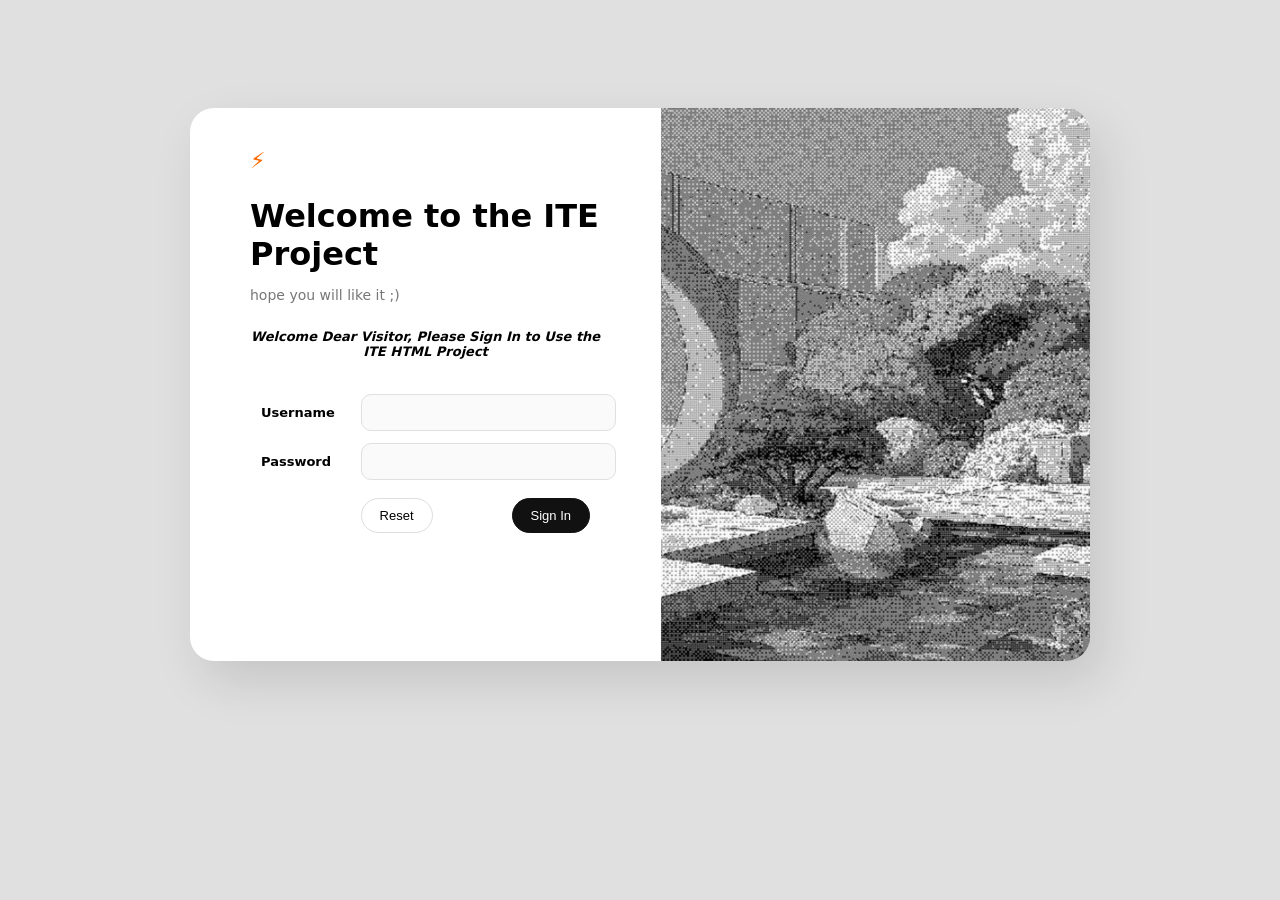
<file: index.html>
<!DOCTYPE html>
<html lang="en">
<head>
  <meta charset="UTF-8">
  <title>ITE Project Sign In</title>
  <link rel="stylesheet" href="style.css">
</head>
<body>
    <div class="card">

      <div class="left">
        <div class="logo">⚡</div>

        <h1>Welcome to the ITE Project</h1>
        <p class="subtitle">hope you will like it ;)</p>

        <p class="welcome-line">
          <i><b>Welcome Dear Visitor, Please Sign In to Use the ITE HTML Project</b></i>
        </p>

        
        <form action="ite-main.html" method="get">
         
          <table class="login-table" >
            <tr>
              <td><label><b>Username</b></label></td>
              <td><input type="text" name="username"></td>
            </tr>
            <tr>
              <td><label><b>Password</b></label></td>
              <td><input type="password" name="password"></td>
            </tr>
            <tr>
              <td></td>
              <td>
                <div class="buttons-row">
                  <input type="reset" value="Reset" class="btn re">
                  <input type="submit" value="Sign In" class="btn si">
                </div>
              </td>
            </tr>
          </table>
        </form>
      </div>

      <div class="right">
        <img src="images/photo.jpg" >
      </div>

    </div>
  
</body>
</html>
</file>
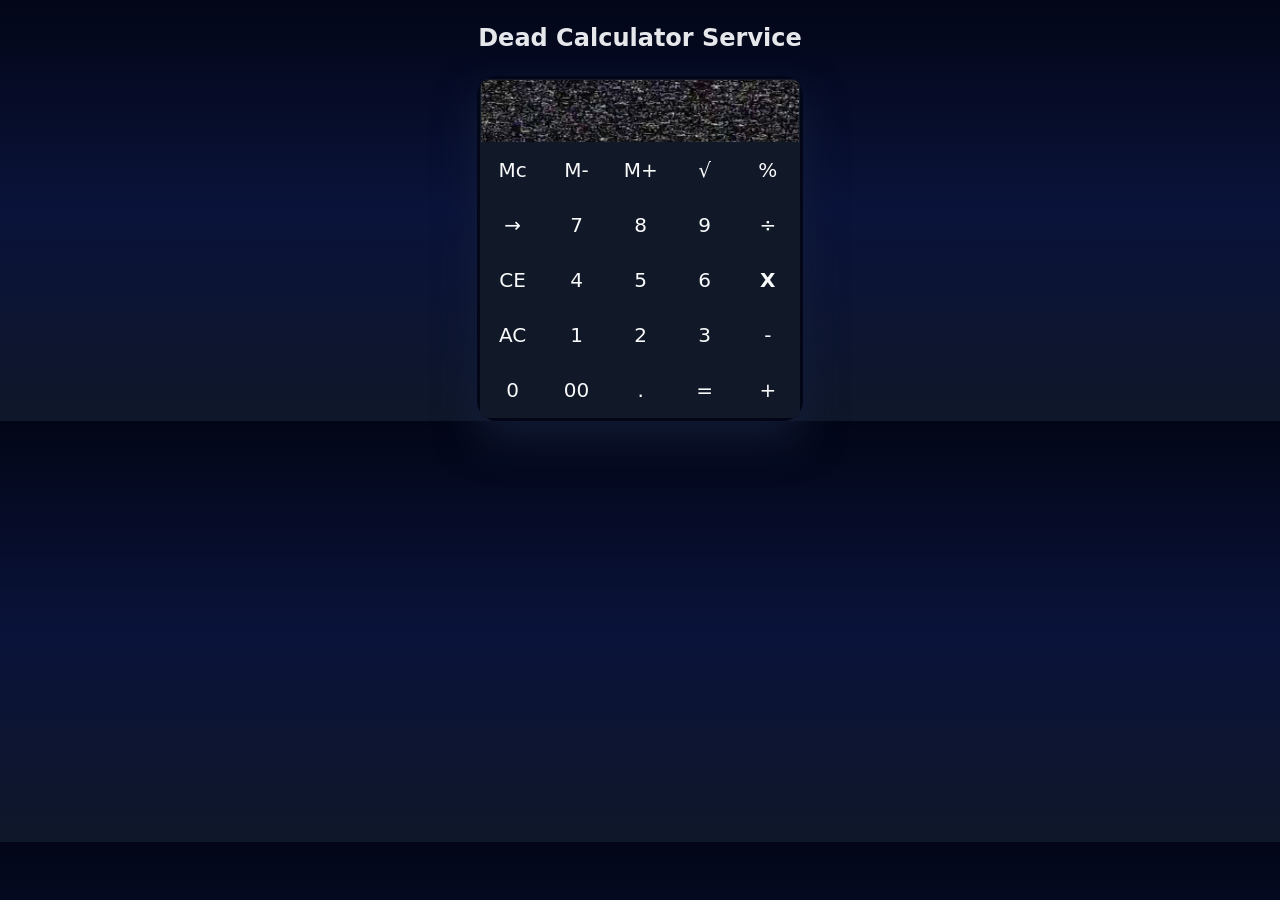
<file: calc.html>
<!DOCTYPE html>
<html lang="en">
<head>
  <meta charset="UTF-8">
  <meta name="viewport" content="width=device-width, initial-scale=1.0">
  <title>Dead Calculator</title>
  <link rel="stylesheet" href="ite_calc.css">
</head>
<body>
  <h1 class="calc-title">Dead Calculator Service</h1>

  <div class="calc-wrapper">
    <table class="calc-outer">
      <tr>
        <td>
          <table class="calc-inner">
            <tr class="calc-screen-row">
              <td colspan="5" class="calc-screen"></td>
            </tr>
            <tr>
              <td>Mc</td>
              <td>M-</td>
              <td>M+</td>
              <td>&#8730;</td>
              <td>&#37;</td>
            </tr>
            <tr>
              <td>&#8594;</td>
              <td>7</td>
              <td>8</td>
              <td>9</td>
              <td>&#247;</td>
            </tr>
            <tr>
              <td>CE</td>
              <td>4</td>
              <td>5</td>
              <td>6</td>
              <td><b>X</b></td>
            </tr>
            <tr>
              <td>AC</td>
              <td>1</td>
              <td>2</td>
              <td>3</td>
              <td>-</td>
            </tr>
            <tr>
              <td>0</td>
              <td>00</td>
              <td>.</td>
              <td>=</td>
              <td>+</td>
            </tr>
          </table>
        </td>
      </tr>
    </table>
  </div>
</body>
</html>
</file>
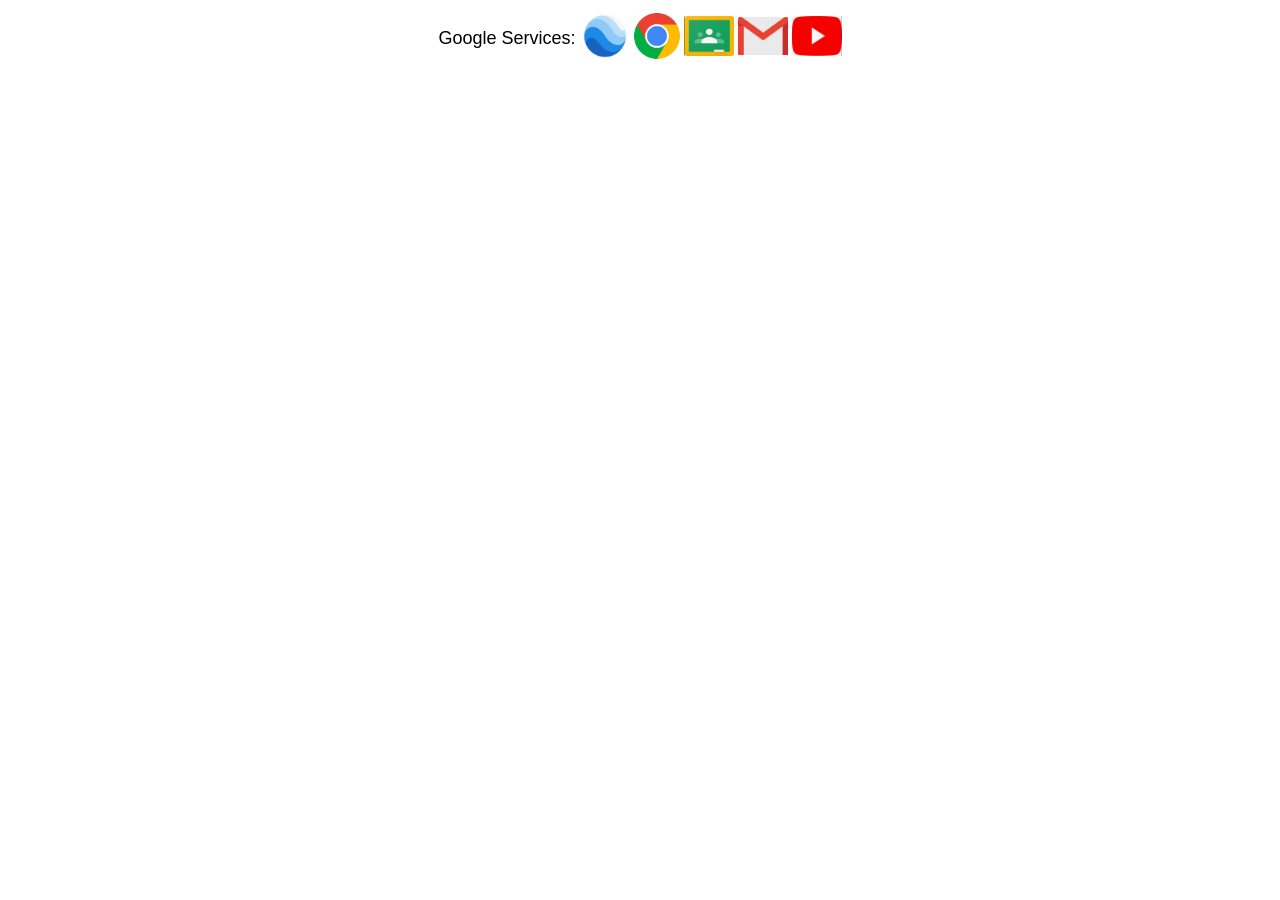
<file: footer.html>
<!DOCTYPE html>
<html lang="en">
<head>
  <meta charset="UTF-8">
  <meta name="viewport" content="width=device-width, initial-scale=1.0">
  <title>Footer</title>
  <link rel="stylesheet" href="ite_header_footer.css">
</head>
<body class="ft-body">
 <center>
  <table>
     <tr>
    <td><center> <font face="arial" size="4">Google Services:</font> </td></center>
   <td><a href="https://earth.google.com/" target="_blank"><img src="images/google-earth.webp" alt="Earth" width="50" height="50"></a></td>
   <td><a href="https://www.google.com/" target="_blank"><img src="images/chrome.png" alt="Chrome" width="46" height="46"></a></td>
   <td><a href="https://classrooms.google.com/" target="_blank"><img src="images/classroom.jpg" alt="Classrooms" width="50" height="40"></a></td>
   <td><a href="https://mail.google.com/" target="_blank"><img src="images/gmail.jpg" alt="Gmail" width="50" height="38"></a></td>
   <td><a href="https://www.youtube.com/" target="_blank"><img src="images/youtube.jpg" alt="YouTube" width="50" height="40"></a></td>
   </tr>
   </table>
 </center>

</body>
</html>
</file>
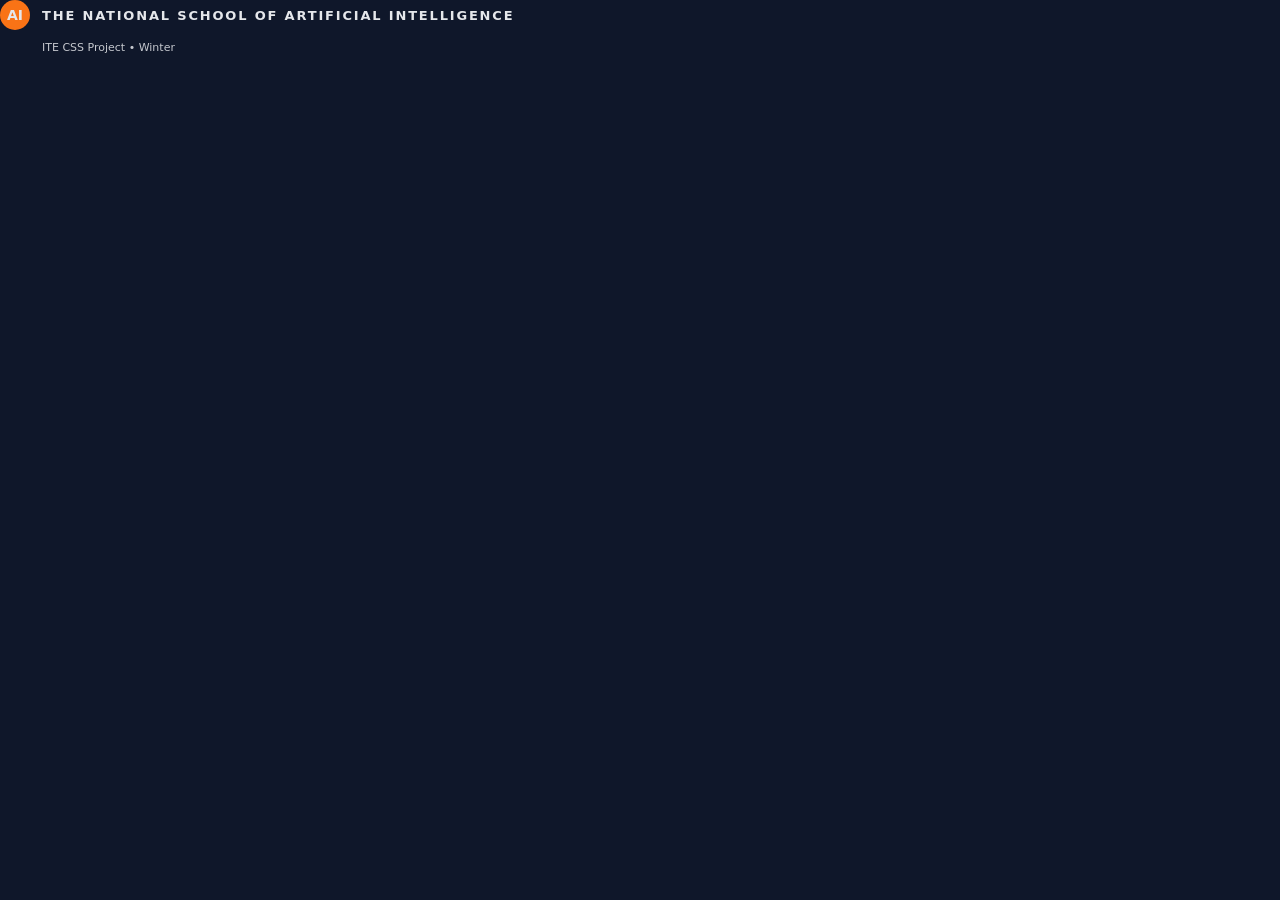
<file: header.html>
<!DOCTYPE html>
<html lang="en">
<head>
  <meta charset="UTF-8">
  <meta name="viewport" content="width=device-width, initial-scale=1.0">
  <title>Header</title>
  <link rel="stylesheet" href="ite_header_footer.css">
</head>
<body class="hd-body">

  <div class="hd-top">
   <div class="hd-logo">AI</div>
     <div class="hd-title">
       THE NATIONAL SCHOOL OF ARTIFICIAL INTELLIGENCE
    </div>
  </div>
  <p class="hd-subtitle">
    ITE CSS Project • Winter
  </p>
   

</body>
</html>
</file>
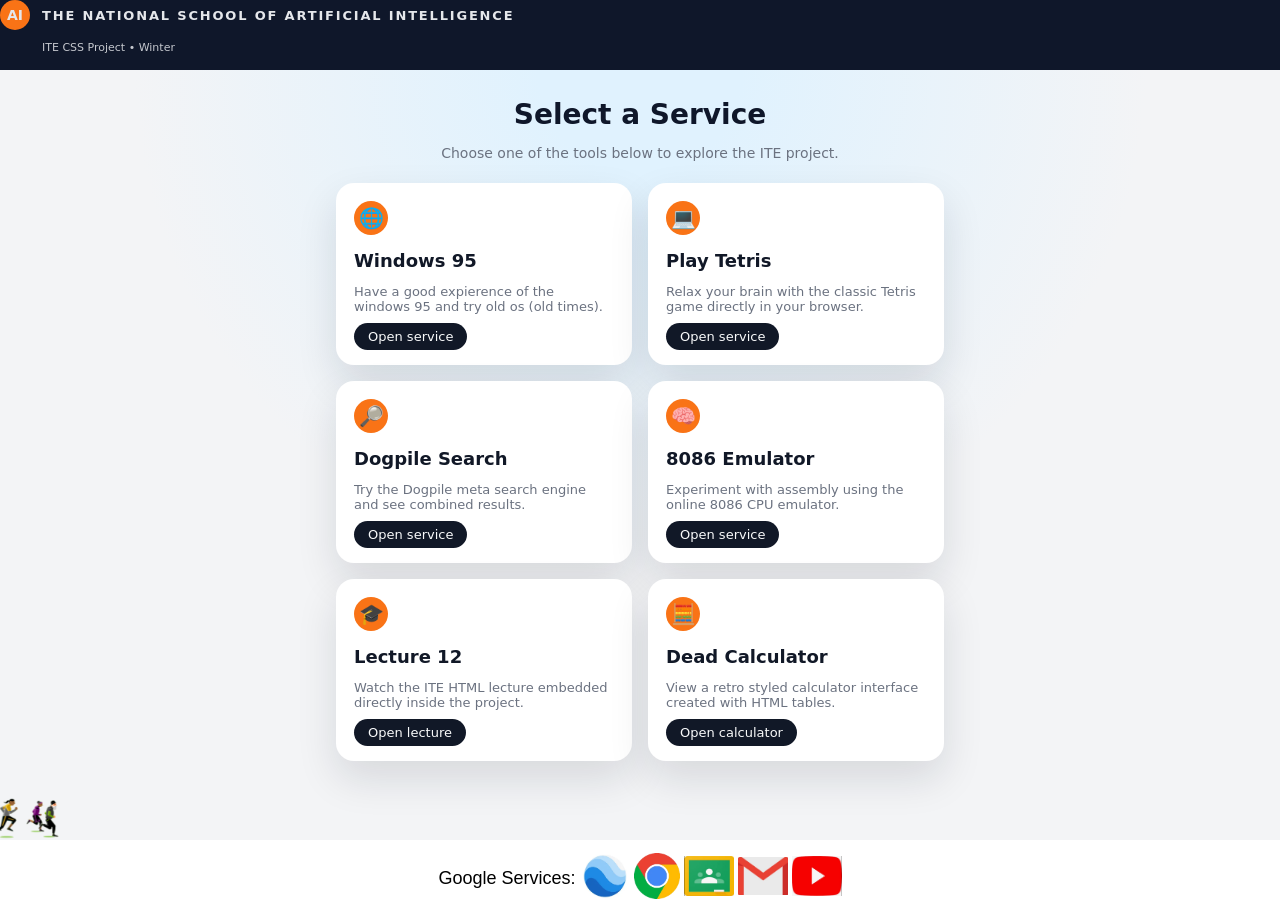
<file: ite-main.html>
<!DOCTYPE html>
<html lang="en">
<head>
  <meta charset="UTF-8">
  <meta name="viewport" content="width=device-width, initial-scale=1.0">
  <meta name="description" content="ITE winter project">
  <title>ITE Website Project</title>
  <link rel="stylesheet" href="ite_main.css">
</head>

<frameset rows="70,*,60" border="0">
  <frame src="header.html" frameborder="0" scrolling="no">
  <frame src="services.html" frameborder="0" scrolling="yes">
  <frame src="footer.html" frameborder="0" scrolling="no">
</frameset>

<body></body>
</html>
</file>
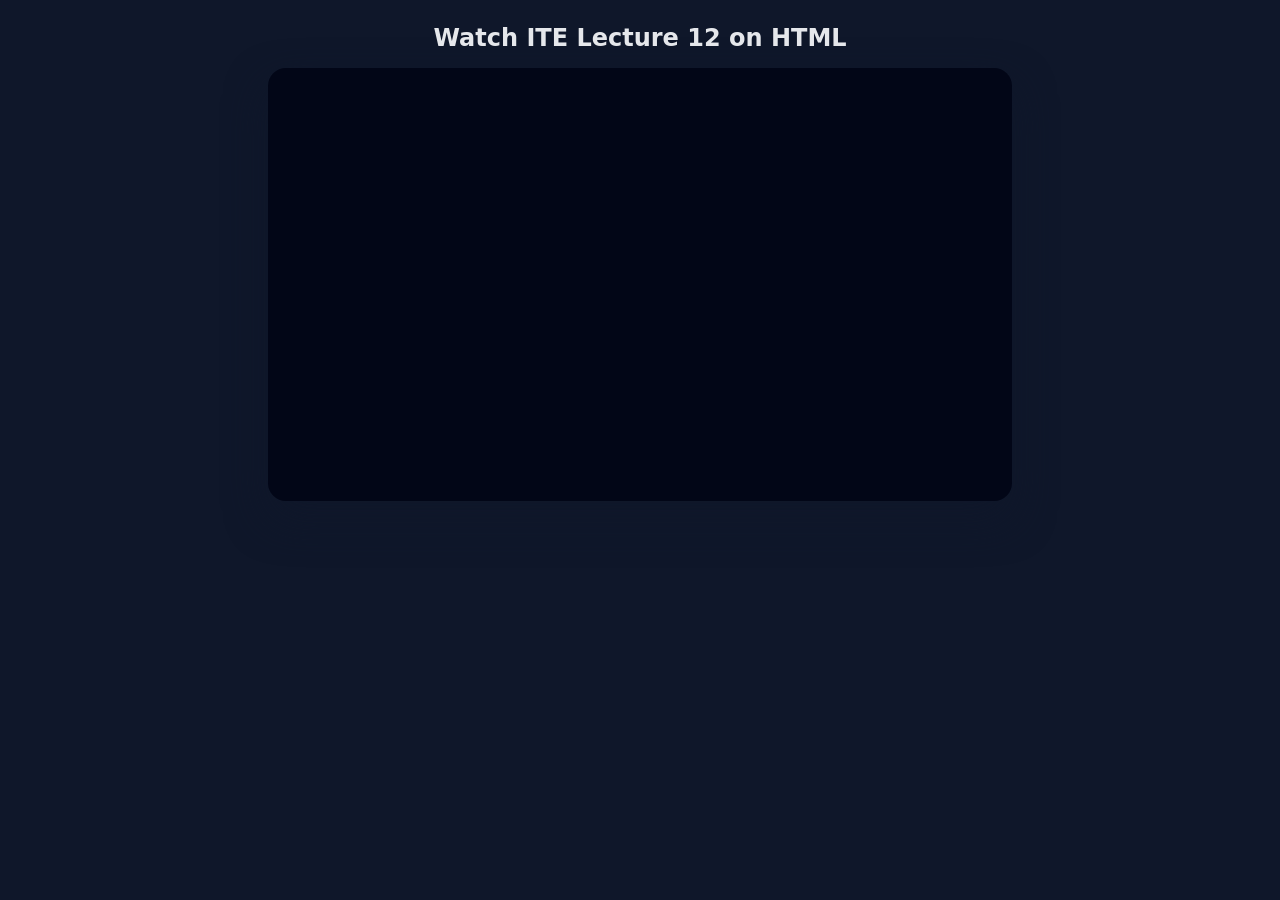
<file: lec.html>
<!DOCTYPE html>
<html lang="en">
<head>
  <meta charset="UTF-8">
  <meta name="viewport" content="width=device-width, initial-scale=1.0">
  <title>Lecture 12</title>
  <link rel="stylesheet" href="ite_lec.css">
</head>
<body class="lec-body">
  <h1 class="lec-title">Watch ITE Lecture 12 on HTML</h1>

  <div class="lec-video-wrapper">
    <iframe
      src="https://www.youtube.com/embed/c2ALCKi3NFM"
      title="ITE Lecture 12"
      frameborder="0"
      allow="accelerometer; autoplay; clipboard-write; encrypted-media; gyroscope; picture-in-picture; web-share"
      referrerpolicy="strict-origin-when-cross-origin"
      allowfullscreen>
    </iframe>
  </div>
</body>
</html>
</file>
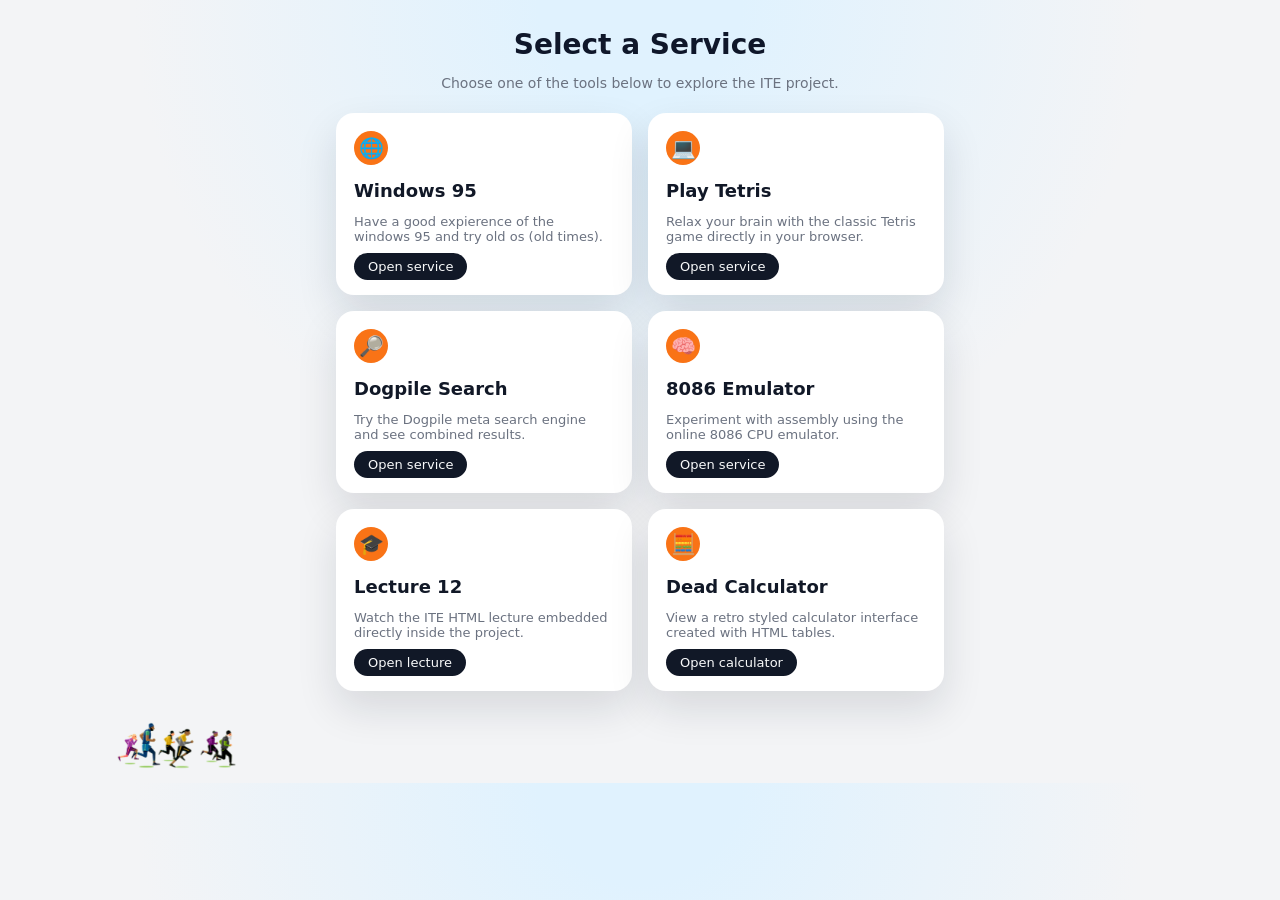
<file: services.html>
<!DOCTYPE html>
<html lang="en">
<head>
  <meta charset="UTF-8">
  <meta name="viewport" content="width=device-width, initial-scale=1.0">
  <title>Main</title>
  <link rel="stylesheet" href="services-style.css">
</head>
<body >

  <div class="content">
    <h1 class="title">Select a Service</h1>
    <p class="subtitle">Choose one of the tools below to explore the ITE project.</p>

    <!-- CARD LAYOUT -->
    <div class="cards">
      <div class="card">
        <div class="icon">🌐</div>
        <h2 class="card-title">Windows 95</h2>
        <p class="card-text">
          Have a good expierence of the windows 95
          and try old os (old times).
        </p>
        <a href="https://copy.sh/v86/?profile=windows95" target="_self" class="card-link">Open service</a>
      </div>

      <div class="card">
        <div class="icon">💻</div>
        <h2 class="card-title">Play Tetris</h2>
        <p class="card-text">
          Relax your brain with the classic Tetris game directly in your browser.
        </p>
        <a href="https://play.tetris.com" target="_self" class="card-link">Open service</a>
      </div>

      <div class="card">
        <div class="icon">🔎</div>
        <h2 class="card-title">Dogpile Search</h2>
        <p class="card-text">
          Try the Dogpile meta search engine and see combined results.
        </p>
        <a href="https://www.dogpile.com/" target="_self" class="card-link">Open service</a>
      </div>

      <div class="card">
        <div class="icon">🧠</div>
        <h2 class="card-title">8086 Emulator</h2>
        <p class="card-text">
          Experiment with assembly using the online 8086 CPU emulator.
        </p>
        <a href="https://yjdoc2.github.io/8086-emulator-web/" target="_self" class="card-link">Open service</a>
      </div>

      <div class="card">
        <div class="icon">🎓</div>
        <h2 class="card-title">Lecture 12</h2>
        <p class="card-text">
          Watch the ITE HTML lecture embedded directly inside the project.
        </p>
        <a href="lec.html" class="card-link">Open lecture</a>
      </div>

      <div class="card">
        <div class="icon">🧮</div>
        <h2 class="card-title">Dead Calculator</h2>
        <p class="card-text">
          View a retro styled calculator interface created with HTML tables.
        </p>
        <a href="calc.html" target="_self" class="card-link">Open calculator</a>
      </div>

    </div>

    
  </div>
      <marquee direction="right" scrollamount="8">
        <img src="run.gif" height="60" alt="running">
      </marquee>
   
</body>
</html>
</file>
<file: style.css>
body {
  background: #e0e0e0;
  display: flex;
  justify-content: center;
  align-items: center;
  padding-top: 100px;
  font-family: system-ui, -apple-system, BlinkMacSystemFont, "Segoe UI", sans-serif;
}

.card {
  background: #ffffff;
  border-radius: 24px;
  display: flex;
  overflow: hidden;
  width: 900px;
  max-width: 100%;
  box-shadow: 12px 20px 50px rgba(0, 0, 0, 0.12);
}


.left {
  width: 45%;
  padding: 40px 60px;
}

.logo {
  font-size: 22px;
  color: #ff6a00;
  margin-bottom: 24px;
}

h1 {
  font-size: 32px;
  margin-bottom: 6px;
}

.subtitle {
  font-size: 14px;
  color: #777777;
  margin-bottom: 26px;
}

.welcome-line {
  text-align: center;
  font-size: 13px;
  margin-bottom: 24px;
}

.login-table {
  width: 100%;
  border-spacing: 10px;
}

.login-table td {
  font-size: 13px;
}

.login-table input[type="text"],
.login-table input[type="password"] {
  width: 100%;
  padding: 10px 12px;
  border-radius: 10px;
  border: 1px solid #e0e0e0;
  font-size: 13px;
  background: #fafafa;
}

.login-table input:focus {
  outline: none;
  border-color: #111111;
  background: #ffffff;
}

/* BUTTONS */

.buttons-row {
  display: flex;
  justify-content: space-between;
  gap: 16px;
  margin-top: 6px;
}

.btn {
  padding: 9px 18px;
  border-radius: 999px;
  font-size: 13px;
  cursor: pointer;
  border: 1px solid #dddddd;
  background: white;
}

.btn.re {
  background:white;
}

.btn.si {
  background: #111111;
  color: #ffffff;
  border-color: #111111;
}


.right {
  width: 55%;
  background: #000000;
}

.right img {
  width: 100%;
  height: 100%;
}
</file>
<file: ite_calc.css>
body {
  margin: 0;
  font-family: system-ui, -apple-system, "Segoe UI", sans-serif;
  background: linear-gradient( #020617 , #0a133a , #0f172a );
  color: #e5e7eb;
}

.calc-title {
  text-align: center;
  margin: 24px ;
  font-size: 24px;
}

.calc-wrapper {
  display: flex;
  justify-content: center;
}

.calc-outer {
  background: #020617;
  border-radius: 20px;
  box-shadow: 0 18px 40px rgba(20, 31, 58, 0.85);
  overflow: hidden;
}

.calc-inner {
  border-collapse: collapse;
  width: 320px;
  background: #020617;
}

.calc-inner td {
  width: 64px;
  height: 52px;
  text-align: center;
  font-size: 20px;
  color: #f9fafb;
  border: 1px solid #111827;
  background: #111827;
}

.calc-screen-row td {
  background-image: url("glitch.gif");
  background-size: cover;
  height: 60px;
}

.calc-screen {
  border-bottom: 2px solid #0f172a;
}
</file>
<file: ite_header_footer.css>
.hd-body {
  margin: 0;
  font-family: system-ui, -apple-system, "Segoe UI", sans-serif;
  background: #0f172a;
  color:#e5e7eb;
}


.hd-top {
  display: flex;
  align-items: center;
  gap: 12px;
}

.hd-logo {
  width: 30px;
  height: 30px;
  border-radius: 999px;
  background: #f97316;
  display: flex;
  align-items: center;
  justify-content: center;
  font-weight: 700;
  font-size: 14px;
}

.hd-title {
  font-size: 13px;
  font-weight: 600;
  letter-spacing: 0.14em;
}

.hd-subtitle {
  font-size: 11px;
  opacity: 0.85;
  margin-left: 42px;
}

/* FOOTER */
.ft-body{
  background-color:white;
}
</file>
<file: ite_main.css>
body {
  
  background: #e5e7eb;
}
</file>
<file: ite_lec.css>
.lec-body {
  margin: 0;
  font-family: system-ui, -apple-system, "Segoe UI", sans-serif;
  background: #0f172a;
  color: #e5e7eb;
}

.lec-title {
  text-align: center;
  margin: 24px 0 16px;
  font-size: 24px;
}

.lec-video-wrapper {
  max-width: 720px;
  margin: 0 auto 24px;
  padding: 12px;
  border-radius: 18px;
  background: #020617;
  box-shadow: 0 18px 40px rgba(15, 23, 42, 0.9);
}

.lec-video-wrapper iframe {
  width: 100%;
  height: 405px;
  border-radius: 10px;
}
</file>
<file: services-style.css>
body {
  margin: 0;
  font-family: system-ui, -apple-system, "Segoe UI", sans-serif;
  background: radial-gradient(circle at top, #e0f2fe 10%, #f3f4f6 50%);
}

.content {
  width: 900px;
  margin: 28px auto 24px;
}

.title {
  font-size: 28px;
  text-align: center;
  margin-bottom: 6px;
  color: #0f172a;
}

.subtitle {
  text-align: center;
  font-size: 14px;
  color: #6b7280;
  margin-bottom: 22px;
}

.cards {
  display: flex;
  flex-wrap: wrap;
  justify-content: center;
  gap: 16px;
}

.card {
  background: #ffffff;
  border-radius: 18px;
  box-shadow: 0 18px 40px rgba(15, 23, 42, 0.12);
  padding: 18px 18px 20px;
  width: 260px;
}

.icon {
  width: 34px;
  height: 34px;
  border-radius: 999px;
  background: #f97316;
  display: flex;
  align-items: center;
  justify-content: center;
  font-size: 20px;
}

.card-title {
  font-size: 18px;
  margin-bottom: 6px;
  color: #111827;
}

.card-text {
  font-size: 13px;
  color: #6b7280;
  margin-bottom: 12px;
}

.card-link {
  margin-top: auto;
  padding: 6px 14px;
  border-radius: 999px;
  text-decoration: none;
  font-size: 13px;
  background: #111827;
  color: #f9fafb;
}
</file>
